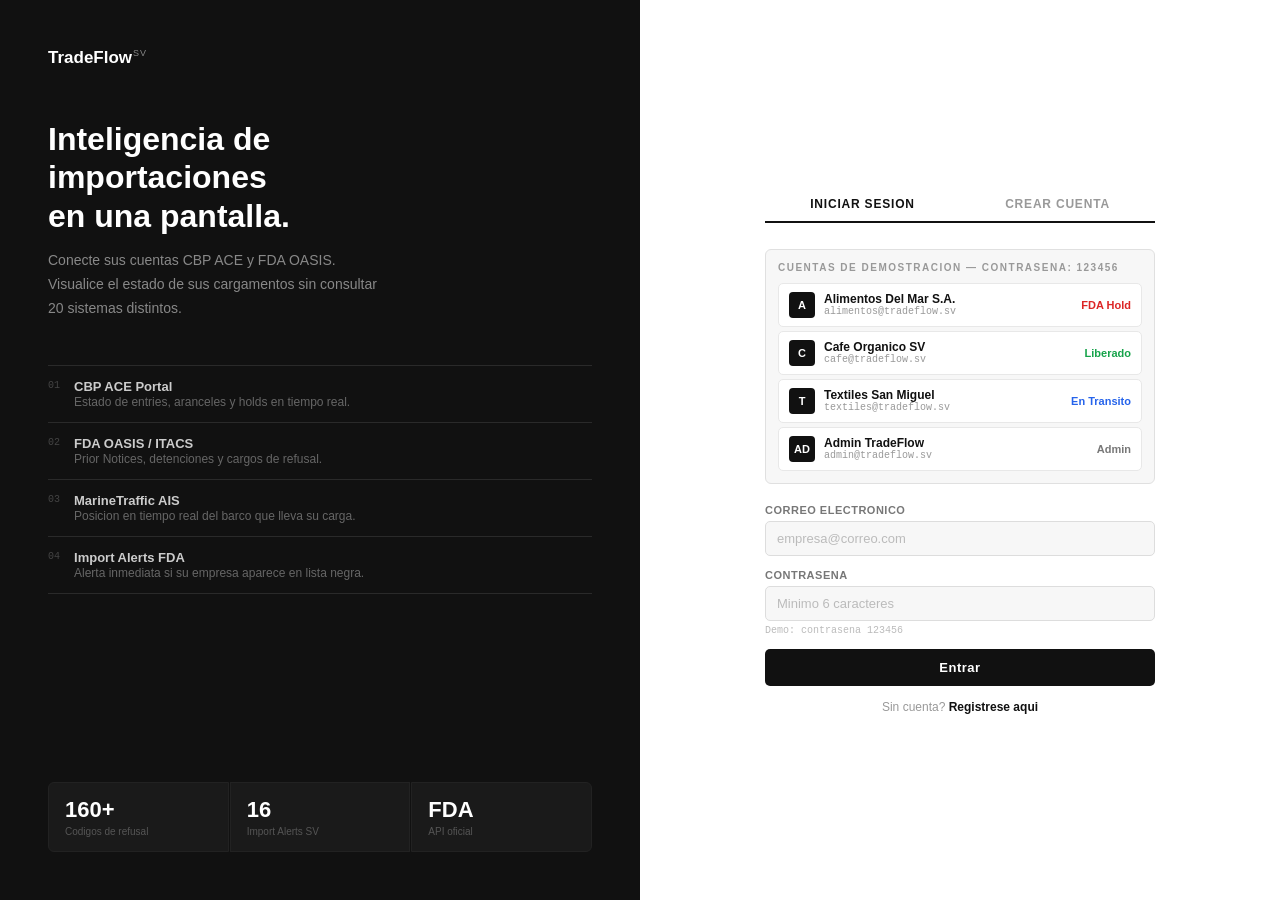
<file: login.html>
<!DOCTYPE html>
<html lang="es">
<head>
  <meta charset="UTF-8">
  <meta name="viewport" content="width=device-width, initial-scale=1.0">
  <title>TradeFlow SV &mdash; Acceder</title>
  <style>
    * { box-sizing: border-box; margin: 0; padding: 0; }
    body {
      font-family: Arial, Helvetica, sans-serif;
      background: #f2f2f2;
      min-height: 100vh;
      display: grid;
      grid-template-columns: 1fr 1fr;
      font-size: 14px;
      -webkit-font-smoothing: antialiased;
    }
    .left {
      background: #111;
      display: flex;
      flex-direction: column;
      justify-content: space-between;
      padding: 48px;
    }
    .brand { font-size: 17px; font-weight: 700; color: #fff; margin-bottom: 52px; }
    .brand sup { font-size: 9px; font-weight: 400; color: #888; vertical-align: super; margin-left: 1px; letter-spacing: 1px; }
    .headline { font-size: 32px; font-weight: 700; color: #fff; line-height: 1.2; margin-bottom: 14px; }
    .subtext { font-size: 14px; color: #888; line-height: 1.7; max-width: 340px; }
    .feature-list { margin-top: 44px; border-top: 1px solid #2a2a2a; }
    .feat { padding: 13px 0; border-bottom: 1px solid #2a2a2a; display: flex; gap: 14px; }
    .feat-n { font-size: 10px; color: #444; flex-shrink: 0; margin-top: 1px; font-family: 'Courier New', monospace; }
    .feat-title { font-size: 13px; font-weight: 600; color: #ccc; margin-bottom: 1px; }
    .feat-desc  { font-size: 12px; color: #666; }
    .stats { display: flex; gap: 1px; }
    .stat { flex: 1; background: #1a1a1a; border: 1px solid #222; padding: 14px 16px; }
    .stat:first-child { border-radius: 6px 0 0 6px; }
    .stat:last-child  { border-radius: 0 6px 6px 0; }
    .stat-v { font-size: 22px; font-weight: 700; color: #fff; }
    .stat-l { font-size: 10px; color: #555; margin-top: 3px; }

    .right { display: flex; align-items: center; justify-content: center; padding: 48px; background: #fff; }
    .box { width: 100%; max-width: 390px; }

    .tab-row { display: flex; border-bottom: 2px solid #111; margin-bottom: 26px; }
    .tab-btn { flex: 1; padding: 10px 0; border: none; background: none; font-family: Arial, Helvetica, sans-serif; font-size: 12px; font-weight: 700; letter-spacing: .8px; text-transform: uppercase; color: #999; cursor: pointer; border-bottom: 2px solid transparent; margin-bottom: -2px; transition: all .15s; }
    .tab-btn.active { color: #111; border-bottom-color: #111; }
    .tab-pane { display: none; }
    .tab-pane.active { display: block; }

    .demo-box { background: #f7f7f7; border: 1px solid #e0e0e0; border-radius: 6px; padding: 12px; margin-bottom: 20px; }
    .demo-label { font-size: 10px; font-weight: 700; letter-spacing: 1.5px; text-transform: uppercase; color: #999; margin-bottom: 10px; }
    .demo-row { display: flex; align-items: center; justify-content: space-between; padding: 8px 10px; background: #fff; border: 1px solid #e8e8e8; border-radius: 5px; cursor: pointer; margin-bottom: 4px; transition: border-color .1s; }
    .demo-row:last-child { margin-bottom: 0; }
    .demo-row:hover { border-color: #ccc; }
    .dr-left { display: flex; align-items: center; gap: 9px; }
    .dr-av { width: 26px; height: 26px; background: #111; color: #fff; border-radius: 4px; display: flex; align-items: center; justify-content: center; font-size: 11px; font-weight: 700; flex-shrink: 0; }
    .dr-company { font-size: 12px; font-weight: 600; color: #111; }
    .dr-email   { font-size: 10px; color: #999; font-family: 'Courier New', monospace; }
    .dr-badge   { font-size: 11px; font-weight: 600; }

    .form-group { margin-bottom: 13px; }
    .form-label { display: block; font-size: 11px; font-weight: 700; letter-spacing: .5px; text-transform: uppercase; color: #777; margin-bottom: 5px; }
    .form-input { width: 100%; background: #f7f7f7; border: 1px solid #ddd; border-radius: 5px; padding: 9px 11px; font-family: Arial, Helvetica, sans-serif; font-size: 13px; color: #111; outline: none; transition: border-color .15s; }
    .form-input:focus { border-color: #111; background: #fff; }
    .form-input::placeholder { color: #bbb; }
    .form-hint { font-size: 10px; color: #bbb; margin-top: 4px; font-family: 'Courier New', monospace; }
    .form-row-2 { display: grid; grid-template-columns: 1fr 1fr; gap: 10px; }

    .role-row { display: grid; grid-template-columns: 1fr 1fr; gap: 8px; margin-bottom: 14px; }
    .role-opt { border: 1px solid #ddd; border-radius: 5px; padding: 10px 12px; cursor: pointer; transition: all .15s; }
    .role-opt:hover { border-color: #999; }
    .role-opt.sel { border-color: #111; background: #f7f7f7; }
    .role-name { font-size: 12px; font-weight: 700; color: #111; margin-bottom: 1px; }
    .role-desc { font-size: 11px; color: #999; }

    .btn-submit { width: 100%; background: #111; color: #fff; border: none; padding: 11px; font-family: Arial, Helvetica, sans-serif; font-size: 13px; font-weight: 700; letter-spacing: .5px; cursor: pointer; border-radius: 5px; display: flex; align-items: center; justify-content: center; gap: 8px; margin-bottom: 14px; transition: opacity .15s; }
    .btn-submit:hover { opacity: .85; }
    .btn-submit:disabled { opacity: .5; pointer-events: none; }
    .spin { width: 14px; height: 14px; border: 2px solid rgba(255,255,255,.3); border-top-color: #fff; border-radius: 50%; animation: spin .7s linear infinite; display: none; }
    @keyframes spin { to { transform: rotate(360deg); } }

    .msg { border-radius: 5px; padding: 9px 12px; font-size: 12px; margin-bottom: 12px; display: none; font-family: 'Courier New', monospace; border-left: 3px solid; }
    .msg.err { background: #fef2f2; border-color: #dc2626; color: #b91c1c; }
    .msg.ok  { background: #f0fdf4; border-color: #16a34a; color: #15803d; }

    .foot-link { font-size: 12px; color: #999; text-align: center; }
    .foot-link a { color: #111; font-weight: 700; text-decoration: none; }

    @media (max-width: 768px) { body { grid-template-columns: 1fr; } .left { display: none; } }
  </style>
</head>
<body>

<div class="left">
  <div>
    <div class="brand">TradeFlow<sup>SV</sup></div>
    <div class="headline">Inteligencia de<br>importaciones<br>en una pantalla.</div>
    <div class="subtext">Conecte sus cuentas CBP ACE y FDA OASIS. Visualice el estado de sus cargamentos sin consultar 20 sistemas distintos.</div>
    <div class="feature-list">
      <div class="feat"><div class="feat-n">01</div><div><div class="feat-title">CBP ACE Portal</div><div class="feat-desc">Estado de entries, aranceles y holds en tiempo real.</div></div></div>
      <div class="feat"><div class="feat-n">02</div><div><div class="feat-title">FDA OASIS / ITACS</div><div class="feat-desc">Prior Notices, detenciones y cargos de refusal.</div></div></div>
      <div class="feat"><div class="feat-n">03</div><div><div class="feat-title">MarineTraffic AIS</div><div class="feat-desc">Posicion en tiempo real del barco que lleva su carga.</div></div></div>
      <div class="feat"><div class="feat-n">04</div><div><div class="feat-title">Import Alerts FDA</div><div class="feat-desc">Alerta inmediata si su empresa aparece en lista negra.</div></div></div>
    </div>
  </div>
  <div class="stats">
    <div class="stat"><div class="stat-v">160+</div><div class="stat-l">Codigos de refusal</div></div>
    <div class="stat"><div class="stat-v">16</div><div class="stat-l">Import Alerts SV</div></div>
    <div class="stat"><div class="stat-v">FDA</div><div class="stat-l">API oficial</div></div>
  </div>
</div>

<div class="right">
  <div class="box">

    <div class="tab-row">
      <button class="tab-btn active" onclick="showTab('login')">Iniciar sesion</button>
      <button class="tab-btn" onclick="showTab('register')">Crear cuenta</button>
    </div>

    <div class="msg" id="msg"></div>

    <div class="tab-pane active" id="tab-login">
      <div class="demo-box">
        <div class="demo-label">Cuentas de demostracion &mdash; contrasena: 123456</div>
        <div class="demo-row" onclick="fill('alimentos@tradeflow.sv')">
          <div class="dr-left"><div class="dr-av">A</div><div><div class="dr-company">Alimentos Del Mar S.A.</div><div class="dr-email">alimentos@tradeflow.sv</div></div></div>
          <div class="dr-badge" style="color:#dc2626">FDA Hold</div>
        </div>
        <div class="demo-row" onclick="fill('cafe@tradeflow.sv')">
          <div class="dr-left"><div class="dr-av">C</div><div><div class="dr-company">Cafe Organico SV</div><div class="dr-email">cafe@tradeflow.sv</div></div></div>
          <div class="dr-badge" style="color:#16a34a">Liberado</div>
        </div>
        <div class="demo-row" onclick="fill('textiles@tradeflow.sv')">
          <div class="dr-left"><div class="dr-av">T</div><div><div class="dr-company">Textiles San Miguel</div><div class="dr-email">textiles@tradeflow.sv</div></div></div>
          <div class="dr-badge" style="color:#2563eb">En Transito</div>
        </div>
        <div class="demo-row" onclick="fill('admin@tradeflow.sv')">
          <div class="dr-left"><div class="dr-av">AD</div><div><div class="dr-company">Admin TradeFlow</div><div class="dr-email">admin@tradeflow.sv</div></div></div>
          <div class="dr-badge" style="color:#777">Admin</div>
        </div>
      </div>

      <div class="form-group">
        <label class="form-label">Correo electronico</label>
        <input type="email" class="form-input" id="l-email" placeholder="empresa@correo.com">
      </div>
      <div class="form-group">
        <label class="form-label">Contrasena</label>
        <input type="password" class="form-input" id="l-pass" placeholder="Minimo 6 caracteres">
        <div class="form-hint">Demo: contrasena 123456</div>
      </div>
      <button class="btn-submit" id="btn-login" onclick="doLogin()">
        <div class="spin" id="sp-login"></div>
        <span id="txt-login">Entrar</span>
      </button>
      <div class="foot-link">Sin cuenta? <a href="#" onclick="showTab('register')">Registrese aqui</a></div>
    </div>

    <div class="tab-pane" id="tab-register">
      <div style="margin-bottom:16px">
        <div style="font-size:11px;font-weight:700;letter-spacing:.5px;text-transform:uppercase;color:#777;margin-bottom:8px">Tipo de cuenta</div>
        <div class="role-row">
          <div class="role-opt sel" id="role-importer" onclick="selRole('importer')">
            <div class="role-name">Importador</div>
            <div class="role-desc">Empresa exportadora SV</div>
          </div>
          <div class="role-opt" id="role-broker" onclick="selRole('broker')">
            <div class="role-name">Broker Aduanal</div>
            <div class="role-desc">Agente de aduanas</div>
          </div>
        </div>
      </div>
      <div class="form-row-2">
        <div class="form-group"><label class="form-label">Nombre</label><input type="text" class="form-input" id="r-name" placeholder="Carlos Mendoza"></div>
        <div class="form-group"><label class="form-label">Empresa</label><input type="text" class="form-input" id="r-company" placeholder="Mi Empresa S.A."></div>
      </div>
      <div class="form-group"><label class="form-label">Correo electronico</label><input type="email" class="form-input" id="r-email" placeholder="tu@empresa.com"></div>
      <div class="form-group">
        <label class="form-label">Numero IOR (opcional)</label>
        <input type="text" class="form-input" id="r-ior" placeholder="SV-2024-00000">
        <div class="form-hint">Importer of Record &mdash; asignado por CBP</div>
      </div>
      <div class="form-row-2">
        <div class="form-group"><label class="form-label">Contrasena</label><input type="password" class="form-input" id="r-pass" placeholder="Min. 6 caracteres"></div>
        <div class="form-group"><label class="form-label">Confirmar</label><input type="password" class="form-input" id="r-pass2" placeholder="Repetir"></div>
      </div>
      <button class="btn-submit" id="btn-reg" onclick="doRegister()">
        <div class="spin" id="sp-reg"></div>
        <span id="txt-reg">Crear cuenta</span>
      </button>
      <div class="foot-link">Ya tiene cuenta? <a href="#" onclick="showTab('login')">Iniciar sesion</a></div>
    </div>

  </div>
</div>

<script>
const USERS = [
  { id:'1', email:'alimentos@tradeflow.sv',  pass:'123456', name:'Carlos Mendoza',  company:'Alimentos Del Mar S.A.',  ior:'SV-2021-00412', role:'importer' },
  { id:'2', email:'cafe@tradeflow.sv',        pass:'123456', name:'Maria Lopez',     company:'Cafe Organico SV',        ior:'SV-2019-00189', role:'importer' },
  { id:'3', email:'textiles@tradeflow.sv',    pass:'123456', name:'Roberto Silva',   company:'Textiles San Miguel',     ior:'SV-2022-00671', role:'importer' },
  { id:'4', email:'naturales@tradeflow.sv',   pass:'123456', name:'Ana Ramos',       company:'Productos Naturales SV',  ior:'SV-2023-00834', role:'importer' },
  { id:'5', email:'admin@tradeflow.sv',       pass:'123456', name:'Admin TradeFlow', company:'TradeFlow SV',            ior:null,            role:'admin'    },
];

var selectedRole = 'importer';

if (localStorage.getItem('tf_user')) window.location.href = 'index.html';

function showTab(tab) {
  document.querySelectorAll('.tab-pane').forEach(function(p){ p.classList.remove('active'); });
  document.querySelectorAll('.tab-btn').forEach(function(b){ b.classList.remove('active'); });
  document.getElementById('tab-' + tab).classList.add('active');
  document.querySelectorAll('.tab-btn')[tab === 'login' ? 0 : 1].classList.add('active');
  showMsg('', '');
}

function showMsg(type, text) {
  var box = document.getElementById('msg');
  if (!text) { box.style.display = 'none'; return; }
  box.className = 'msg ' + type;
  box.textContent = text;
  box.style.display = 'block';
}

function setLoading(btnId, spId, txtId, loading, txt) {
  document.getElementById(btnId).disabled = loading;
  document.getElementById(spId).style.display = loading ? 'block' : 'none';
  document.getElementById(txtId).textContent = txt;
}

function fill(email) {
  document.getElementById('l-email').value = email;
  document.getElementById('l-pass').value = '123456';
}

function selRole(role) {
  selectedRole = role;
  document.getElementById('role-importer').classList.toggle('sel', role === 'importer');
  document.getElementById('role-broker').classList.toggle('sel', role === 'broker');
}

function doLogin() {
  var email = document.getElementById('l-email').value.trim();
  var pass  = document.getElementById('l-pass').value;
  showMsg('', '');

  if (!email || !pass) { showMsg('err', 'Ingrese correo y contrasena.'); return; }

  setLoading('btn-login', 'sp-login', 'txt-login', true, 'Conectando...');

  setTimeout(function() {
    var user = null;
    for (var i = 0; i < USERS.length; i++) {
      if (USERS[i].email === email && USERS[i].pass === pass) { user = USERS[i]; break; }
    }
    if (!user) {
      showMsg('err', 'Correo o contrasena incorrectos.');
      setLoading('btn-login', 'sp-login', 'txt-login', false, 'Entrar');
      return;
    }
    localStorage.setItem('tf_user', JSON.stringify(user));
    setLoading('btn-login', 'sp-login', 'txt-login', true, 'Cargando dashboard...');
    setTimeout(function() { window.location.href = 'index.html'; }, 400);
  }, 600);
}

function doRegister() {
  var name    = document.getElementById('r-name').value.trim();
  var company = document.getElementById('r-company').value.trim();
  var email   = document.getElementById('r-email').value.trim();
  var pass    = document.getElementById('r-pass').value;
  var pass2   = document.getElementById('r-pass2').value;
  var ior     = document.getElementById('r-ior').value.trim();
  showMsg('', '');

  if (!name || !company || !email || !pass) { showMsg('err', 'Complete todos los campos requeridos.'); return; }
  if (pass !== pass2) { showMsg('err', 'Las contrasenas no coinciden.'); return; }
  if (pass.length < 6) { showMsg('err', 'La contrasena debe tener al menos 6 caracteres.'); return; }

  for (var i = 0; i < USERS.length; i++) {
    if (USERS[i].email === email) { showMsg('err', 'Este correo ya esta registrado.'); return; }
  }

  setLoading('btn-reg', 'sp-reg', 'txt-reg', true, 'Creando cuenta...');

  setTimeout(function() {
    var newUser = { id: String(Date.now()), email: email, pass: pass, name: name, company: company, ior: ior || null, role: selectedRole };
    USERS.push(newUser);
    localStorage.setItem('tf_user', JSON.stringify(newUser));
    showMsg('ok', 'Cuenta creada. Redirigiendo...');
    setTimeout(function() { window.location.href = 'index.html'; }, 800);
  }, 700);
}
</script>
</body>
</html>
</file>
